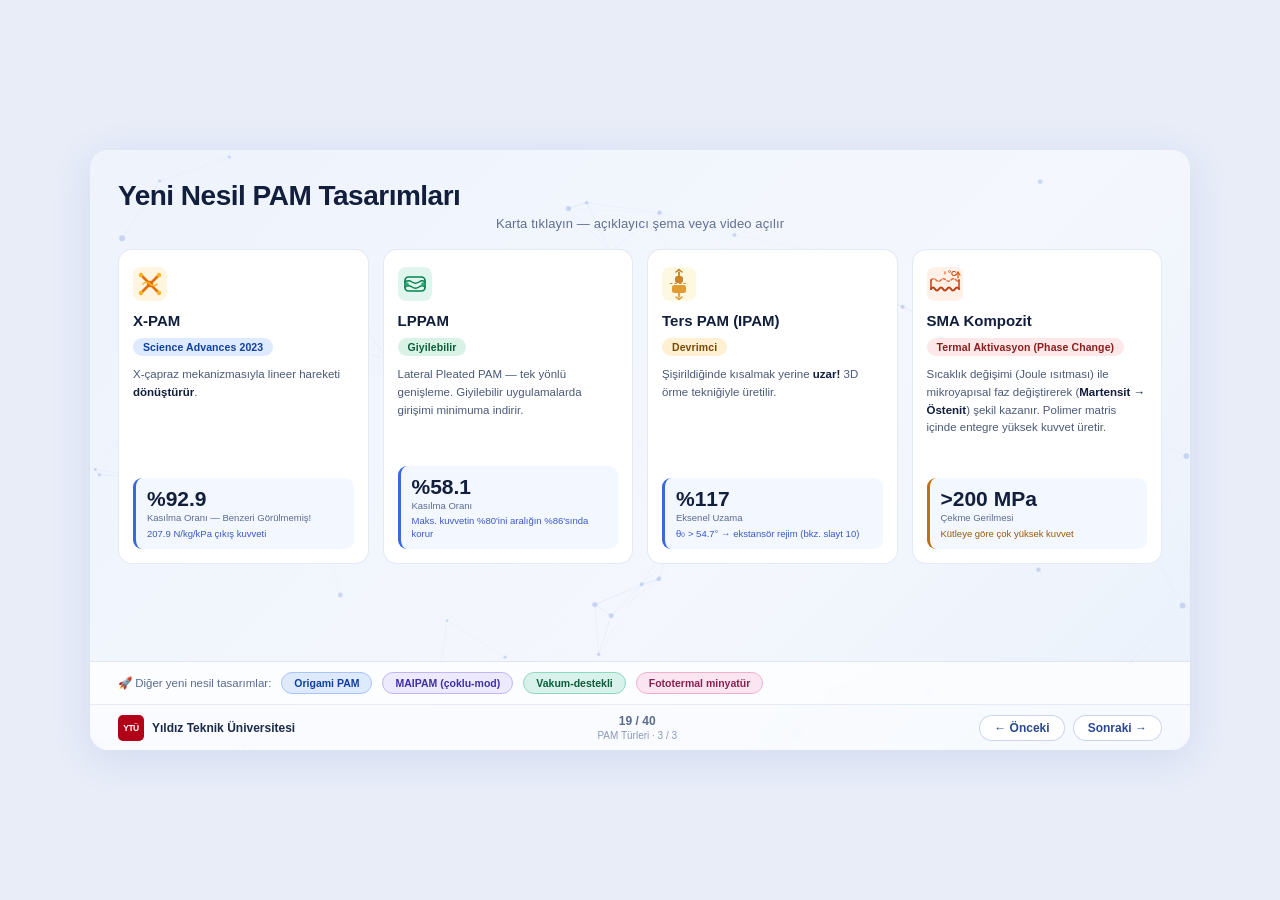
<file: slide_19_yeni_nesil_pam.html>
<!DOCTYPE html>
<html lang="tr">
<head>
<meta charset="UTF-8"/>
<meta name="viewport" content="width=device-width, initial-scale=1.0"/>
<title>Yeni Nesil PAM Tasarımları — Slayt 19</title>
<style>
*{box-sizing:border-box;margin:0;padding:0}
body{background:#e8edf8;display:flex;align-items:center;justify-content:center;min-height:100vh;font-family:'Inter','Segoe UI',sans-serif;padding:20px}
.sw{width:100%;max-width:1100px;min-height:600px;background:linear-gradient(135deg,#eef3fc 0%,#f4f7fd 60%,#eaf1fb 100%);border-radius:18px;position:relative;overflow:hidden;display:flex;flex-direction:column;box-shadow:0 8px 40px rgba(40,80,180,.12)}
canvas#bg{position:absolute;inset:0;width:100%;height:100%;pointer-events:none;z-index:0}
.si{position:relative;z-index:1;padding:30px 28px 14px}
.stitle{font-size:28px;font-weight:800;color:#111e3c;letter-spacing:-0.5px;margin-bottom:4px}
.ssub{font-size:13px;color:#607090;text-align:center;margin-bottom:18px;letter-spacing:.1px}
.cr{display:grid;grid-template-columns:repeat(4,1fr);gap:14px}
.card{background:#fff;border-radius:14px;border:1px solid rgba(90,120,200,.16);padding:16px 14px 14px;cursor:pointer;transition:transform .2s ease,box-shadow .2s ease,border-color .2s ease;display:flex;flex-direction:column;gap:8px;position:relative;min-height:315px}
.card:hover{transform:translateY(-5px);box-shadow:0 10px 34px rgba(40,80,200,.14);border-color:rgba(60,110,230,.5)}
.zoom-ind{position:absolute;top:10px;right:10px;width:22px;height:22px;background:rgba(60,110,230,.1);border-radius:50%;display:flex;align-items:center;justify-content:center;opacity:0;transition:opacity .2s;flex-shrink:0}
.card:hover .zoom-ind{opacity:1}
.zoom-ind svg{width:10px;height:10px}
.cico{height:36px;display:flex;align-items:center;margin-bottom:2px}
.ctitle{font-size:15px;font-weight:800;color:#111e3c;line-height:1.2}
.badge{display:inline-flex;align-items:center;padding:3px 10px;border-radius:20px;font-size:10.5px;font-weight:700;letter-spacing:.1px;width:fit-content;white-space:nowrap;margin-bottom:2px}
.b-blue{background:#deeaff;color:#1040a0}
.b-green{background:#d9f2e6;color:#0b5e3a}
.b-amber{background:#fff0d4;color:#7a4800}
.b-red{background:#fce8e8;color:#8f1c1c}
.cdesc{font-size:11.5px;color:#4a5a78;line-height:1.55;flex:1}
.cdesc b{font-weight:700;color:#111e3c}
.sbox{background:#f3f7ff;border-radius:9px;padding:9px 11px;border-left:3px solid #3a68e0;margin-top:4px}
.sbox.amber{border-left-color:#c07010}
.snum{font-size:21px;font-weight:900;color:#111e3c;line-height:1.1}
.slabel{font-size:9.5px;color:#5a6a90;margin-top:2px;line-height:1.3}
.ssub2{font-size:9.5px;color:#3a58c8;margin-top:3px;line-height:1.3}
.ssub2.amber{color:#9a5a00}
.bb{position:relative;z-index:1;background:rgba(255,255,255,.75);border-top:.5px solid rgba(90,120,200,.18);padding:10px 28px;display:flex;align-items:center;gap:10px;flex-wrap:wrap;margin-top:auto;backdrop-filter:blur(4px)}
.bblabel{font-size:11.5px;color:#5a6a90;white-space:nowrap;font-weight:500}
.bbtag{padding:4px 12px;border-radius:20px;font-size:10.5px;font-weight:700;border:.5px solid;cursor:pointer;transition:opacity .15s,transform .15s;display:inline-block}
.bbtag:hover{opacity:.72;transform:scale(.97)}
.t-blue{background:#deeaff;color:#1040a0;border-color:#a8c4f8}
.t-purple{background:#ede9ff;color:#4030a8;border-color:#c0b6f5}
.t-teal{background:#d8f2eb;color:#0a5e3a;border-color:#8ed8bc}
.t-pink{background:#fae5f0;color:#8a2050;border-color:#f0b0d0}
.nb{position:relative;z-index:1;background:rgba(255,255,255,.55);border-top:.5px solid rgba(90,120,200,.12);padding:9px 28px;display:flex;align-items:center;justify-content:space-between;backdrop-filter:blur(4px)}
.ytub{display:flex;align-items:center;gap:8px}
.ytuico{width:26px;height:26px;background:#b30019;border-radius:5px;display:flex;align-items:center;justify-content:center;font-size:8.5px;font-weight:900;color:#fff;letter-spacing:-.5px;flex-shrink:0}
.ytutxt{font-size:12px;font-weight:700;color:#1a2a4a}
.nbcenter{display:flex;flex-direction:column;align-items:center;gap:2px}
.pagen{font-size:12px;color:#5a6a90;font-weight:600}
.pamtype{font-size:10px;color:#8a9ab8}
.nbbtns{display:flex;gap:8px;align-items:center}
.nbtn{padding:5px 14px;border-radius:20px;font-size:12px;font-weight:600;background:#fff;border:.5px solid rgba(90,120,200,.3);color:#2a4a90;cursor:pointer;transition:background .15s}
.nbtn:hover{background:#deeaff}
</style>
</head>
<body>
<div class="sw">
  <canvas id="bg"></canvas>
  <div class="si">
    <div class="stitle">Yeni Nesil PAM Tasarımları</div>
    <div class="ssub">Karta tıklayın — açıklayıcı şema veya video açılır</div>
    <div class="cr">

      <!-- X-PAM -->
      <div class="card">
        <div class="zoom-ind"><svg viewBox="0 0 9 9" fill="none"><circle cx="4" cy="4" r="3" stroke="#3a68e0" stroke-width="1.2"/><line x1="6.5" y1="6.5" x2="8.5" y2="8.5" stroke="#3a68e0" stroke-width="1.2" stroke-linecap="round"/></svg></div>
        <div class="cico">
          <svg width="34" height="34" viewBox="0 0 34 34" fill="none">
            <rect width="34" height="34" rx="8" fill="#fff5e0"/>
            <path d="M8 8 L26 26M26 8 L8 26" stroke="#e07000" stroke-width="2.6" stroke-linecap="round"/>
            <circle cx="17" cy="17" r="3.2" fill="#e07000" opacity=".9"/>
            <path d="M10 17 Q13.5 13.5 17 17 Q20.5 20.5 24 17" stroke="#ffb020" stroke-width="1.6" fill="none" stroke-linecap="round"/>
            <circle cx="8" cy="8" r="2.2" fill="#ffb020"/>
            <circle cx="26" cy="8" r="2.2" fill="#ffb020"/>
            <circle cx="8" cy="26" r="2.2" fill="#ffb020"/>
            <circle cx="26" cy="26" r="2.2" fill="#ffb020"/>
          </svg>
        </div>
        <div class="ctitle">X-PAM</div>
        <div class="badge b-blue">Science Advances 2023</div>
        <div class="cdesc">X-çapraz mekanizmasıyla lineer hareketi <b>dönüştürür</b>.</div>
        <div class="sbox">
          <div class="snum">%92.9</div>
          <div class="slabel">Kasılma Oranı — Benzeri Görülmemiş!</div>
          <div class="ssub2">207.9 N/kg/kPa çıkış kuvveti</div>
        </div>
      </div>

      <!-- LPPAM -->
      <div class="card">
        <div class="zoom-ind"><svg viewBox="0 0 9 9" fill="none"><circle cx="4" cy="4" r="3" stroke="#3a68e0" stroke-width="1.2"/><line x1="6.5" y1="6.5" x2="8.5" y2="8.5" stroke="#3a68e0" stroke-width="1.2" stroke-linecap="round"/></svg></div>
        <div class="cico">
          <svg width="34" height="34" viewBox="0 0 34 34" fill="none">
            <rect width="34" height="34" rx="8" fill="#e0f5ee"/>
            <rect x="7" y="10" width="20" height="14" rx="3.5" fill="none" stroke="#0d8050" stroke-width="1.7"/>
            <path d="M7 15 Q10.5 12.5 14 15 Q17.5 17.5 21 15 Q24.5 12.5 27 15" stroke="#0d8050" stroke-width="1.4" fill="none" stroke-linecap="round"/>
            <path d="M7 20 Q10.5 17.5 14 20 Q17.5 22.5 21 20 Q24.5 17.5 27 20" stroke="#0d8050" stroke-width="1.4" fill="none" stroke-linecap="round"/>
            <circle cx="9" cy="17" r="1.8" fill="#1db070"/>
            <circle cx="25" cy="17" r="1.8" fill="#1db070"/>
          </svg>
        </div>
        <div class="ctitle">LPPAM</div>
        <div class="badge b-green">Giyilebilir</div>
        <div class="cdesc">Lateral Pleated PAM — tek yönlü genişleme. Giyilebilir uygulamalarda girişimi minimuma indirir.</div>
        <div class="sbox">
          <div class="snum">%58.1</div>
          <div class="slabel">Kasılma Oranı</div>
          <div class="ssub2">Maks. kuvvetin %80'ini aralığın %86'sında korur</div>
        </div>
      </div>

      <!-- Ters PAM -->
      <div class="card">
        <div class="zoom-ind"><svg viewBox="0 0 9 9" fill="none"><circle cx="4" cy="4" r="3" stroke="#3a68e0" stroke-width="1.2"/><line x1="6.5" y1="6.5" x2="8.5" y2="8.5" stroke="#3a68e0" stroke-width="1.2" stroke-linecap="round"/></svg></div>
        <div class="cico">
          <svg width="34" height="34" viewBox="0 0 34 34" fill="none">
            <rect width="34" height="34" rx="8" fill="#fff8e0"/>
            <rect x="13" y="9" width="8" height="7" rx="2.5" fill="#c07010" opacity=".85"/>
            <rect x="10" y="18" width="14" height="8" rx="2.5" fill="#e09020" opacity=".9"/>
            <path d="M17 9 L17 5" stroke="#c07010" stroke-width="1.6" stroke-linecap="round"/>
            <path d="M17 26 L17 30" stroke="#e09020" stroke-width="1.6" stroke-linecap="round"/>
            <path d="M14 5 L17 2.5 L20 5" stroke="#c07010" stroke-width="1.3" stroke-linecap="round" stroke-linejoin="round" fill="none"/>
            <path d="M14 30 L17 32.5 L20 30" stroke="#e09020" stroke-width="1.3" stroke-linecap="round" stroke-linejoin="round" fill="none"/>
            <line x1="8" y1="16.5" x2="26" y2="16.5" stroke="#c07010" stroke-width=".8" stroke-dasharray="2.5 2"/>
          </svg>
        </div>
        <div class="ctitle">Ters PAM (IPAM)</div>
        <div class="badge b-amber">Devrimci</div>
        <div class="cdesc">Şişirildiğinde kısalmak yerine <b>uzar!</b> 3D örme tekniğiyle üretilir.</div>
        <div class="sbox">
          <div class="snum">%117</div>
          <div class="slabel">Eksenel Uzama</div>
          <div class="ssub2">θ₀ &gt; 54.7° → ekstansör rejim (bkz. slayt 10)</div>
        </div>
      </div>

      <!-- SMA Kompozit -->
      <div class="card">
        <div class="zoom-ind"><svg viewBox="0 0 9 9" fill="none"><circle cx="4" cy="4" r="3" stroke="#3a68e0" stroke-width="1.2"/><line x1="6.5" y1="6.5" x2="8.5" y2="8.5" stroke="#3a68e0" stroke-width="1.2" stroke-linecap="round"/></svg></div>
        <div class="cico">
          <svg width="36" height="34" viewBox="0 0 36 34" fill="none">
            <rect width="36" height="34" rx="8" fill="#fff0e8"/>
            <!-- Martensit (dashed, loosely coiled) -->
            <path d="M4 13 Q6.5 10.5 9 13 Q11.5 15.5 14 13 Q16.5 10.5 19 13 Q21.5 15.5 24 13 Q26.5 10.5 29 13 Q31.5 15.5 32 13" stroke="#e07040" stroke-width="1.5" fill="none" stroke-linecap="round" stroke-dasharray="2.5 2"/>
            <!-- Ostenit (solid, tightly coiled) -->
            <path d="M4 22 Q6 19 8 22 Q10 25 12 22 Q14 19 16 22 Q18 25 20 22 Q22 19 24 22 Q26 25 28 22 Q30 19 32 22" stroke="#c04010" stroke-width="2.1" fill="none" stroke-linecap="round"/>
            <!-- End caps -->
            <line x1="4" y1="13" x2="4" y2="22" stroke="#c04010" stroke-width="1.5" stroke-linecap="round"/>
            <line x1="32" y1="13" x2="32" y2="22" stroke="#c04010" stroke-width="1.5" stroke-linecap="round"/>
            <!-- Thermal arrow up -->
            <path d="M29 8 L31 5 L33 8" stroke="#e05000" stroke-width="1.2" stroke-linecap="round" stroke-linejoin="round" fill="none"/>
            <line x1="31" y1="5" x2="31" y2="11" stroke="#e05000" stroke-width="1.2" stroke-linecap="round"/>
            <!-- °C label -->
            <text x="21" y="9" font-size="7.5" fill="#c04010" font-weight="800" font-family="sans-serif">°C</text>
            <!-- Flame / Joule -->
            <path d="M17 7.5 Q18 5.5 16.5 4 Q17.5 5 19 4.5 Q17.5 6 19.5 7.5 Q18.5 6.5 17 7.5Z" fill="#ff5500" opacity=".8"/>
          </svg>
        </div>
        <div class="ctitle">SMA Kompozit</div>
        <div class="badge b-red">Termal Aktivasyon (Phase Change)</div>
        <div class="cdesc">Sıcaklık değişimi (Joule ısıtması) ile mikroyapısal faz değiştirerek (<b>Martensit → Östenit</b>) şekil kazanır. Polimer matris içinde entegre yüksek kuvvet üretir.</div>
        <div class="sbox amber">
          <div class="snum">&gt;200 MPa</div>
          <div class="slabel">Çekme Gerilmesi</div>
          <div class="ssub2 amber">Kütleye göre çok yüksek kuvvet</div>
        </div>
      </div>

    </div>
  </div>

  <div class="bb">
    <span class="bblabel">🚀 Diğer yeni nesil tasarımlar:</span>
    <span class="bbtag t-blue">Origami PAM</span>
    <span class="bbtag t-purple">MAIPAM (çoklu-mod)</span>
    <span class="bbtag t-teal">Vakum-destekli</span>
    <span class="bbtag t-pink">Fototermal minyatür</span>
  </div>

  <div class="nb">
    <div class="ytub">
      <div class="ytuico">YTÜ</div>
      <span class="ytutxt">Yıldız Teknik Üniversitesi</span>
    </div>
    <div class="nbcenter">
      <span class="pagen">19 / 40</span>
      <span class="pamtype">PAM Türleri · 3 / 3</span>
    </div>
    <div class="nbbtns">
      <button class="nbtn">← Önceki</button>
      <button class="nbtn">Sonraki →</button>
    </div>
  </div>
</div>

<script>
(function(){
  const c=document.getElementById('bg');
  const ctx=c.getContext('2d');
  const pts=[];
  let W,H;
  function resize(){
    const p=c.parentElement;
    W=c.width=p.offsetWidth;
    H=c.height=p.offsetHeight;
  }
  function init(){
    resize();
    pts.length=0;
    for(let i=0;i<65;i++){
      pts.push({
        x:Math.random()*W,y:Math.random()*H,
        vx:(Math.random()-.5)*.28,vy:(Math.random()-.5)*.28,
        r:Math.random()*1.8+1.2
      });
    }
  }
  function frame(){
    ctx.clearRect(0,0,W,H);
    for(let i=0;i<pts.length;i++){
      const a=pts[i];
      a.x+=a.vx;a.y+=a.vy;
      if(a.x<0||a.x>W)a.vx*=-1;
      if(a.y<0||a.y>H)a.vy*=-1;
      for(let j=i+1;j<pts.length;j++){
        const b=pts[j];
        const dx=a.x-b.x,dy=a.y-b.y;
        const d=Math.sqrt(dx*dx+dy*dy);
        if(d<115){
          ctx.beginPath();
          ctx.strokeStyle=`rgba(70,110,210,${.13*(1-d/115)})`;
          ctx.lineWidth=.7;
          ctx.moveTo(a.x,a.y);ctx.lineTo(b.x,b.y);
          ctx.stroke();
        }
      }
      ctx.beginPath();
      ctx.arc(a.x,a.y,a.r,0,Math.PI*2);
      ctx.fillStyle='rgba(70,110,210,.22)';
      ctx.fill();
    }
    requestAnimationFrame(frame);
  }
  window.addEventListener('resize',resize);
  init();frame();
})();
</script>
</body>
</html>
</file>
